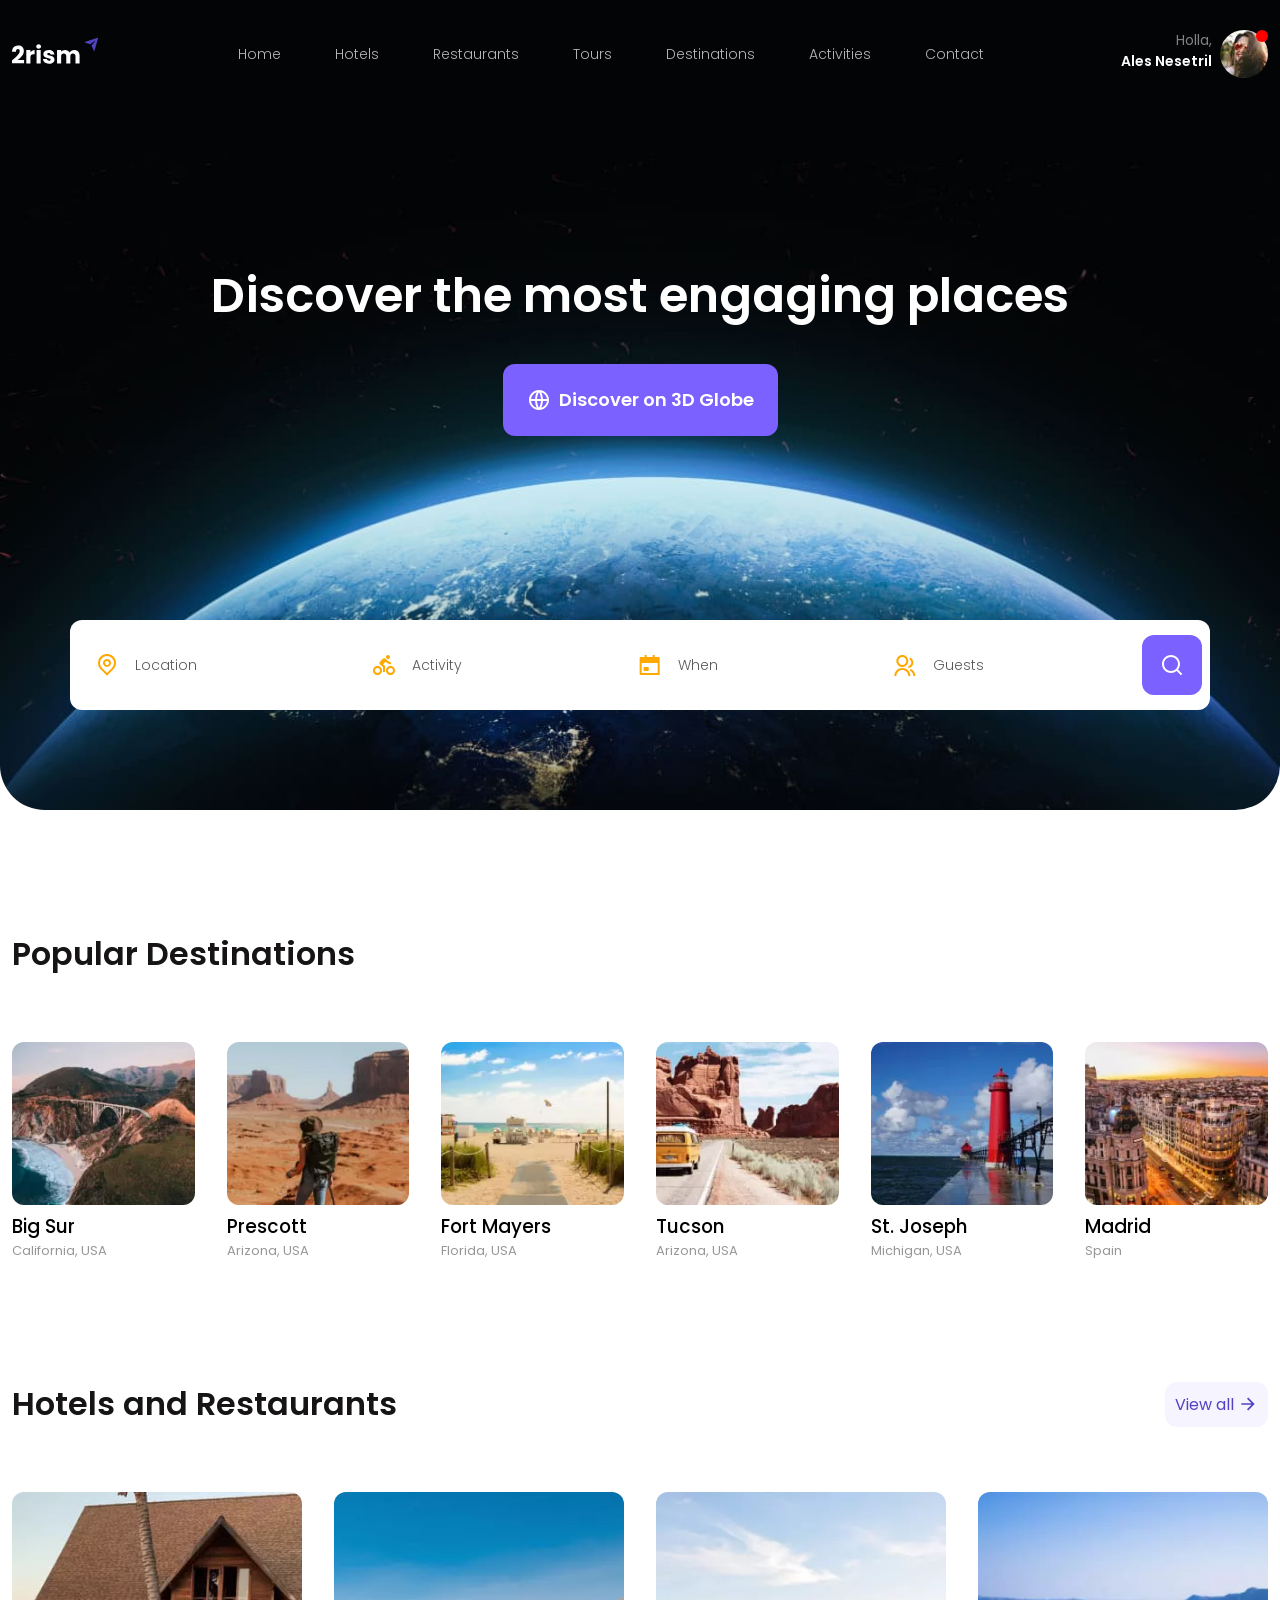
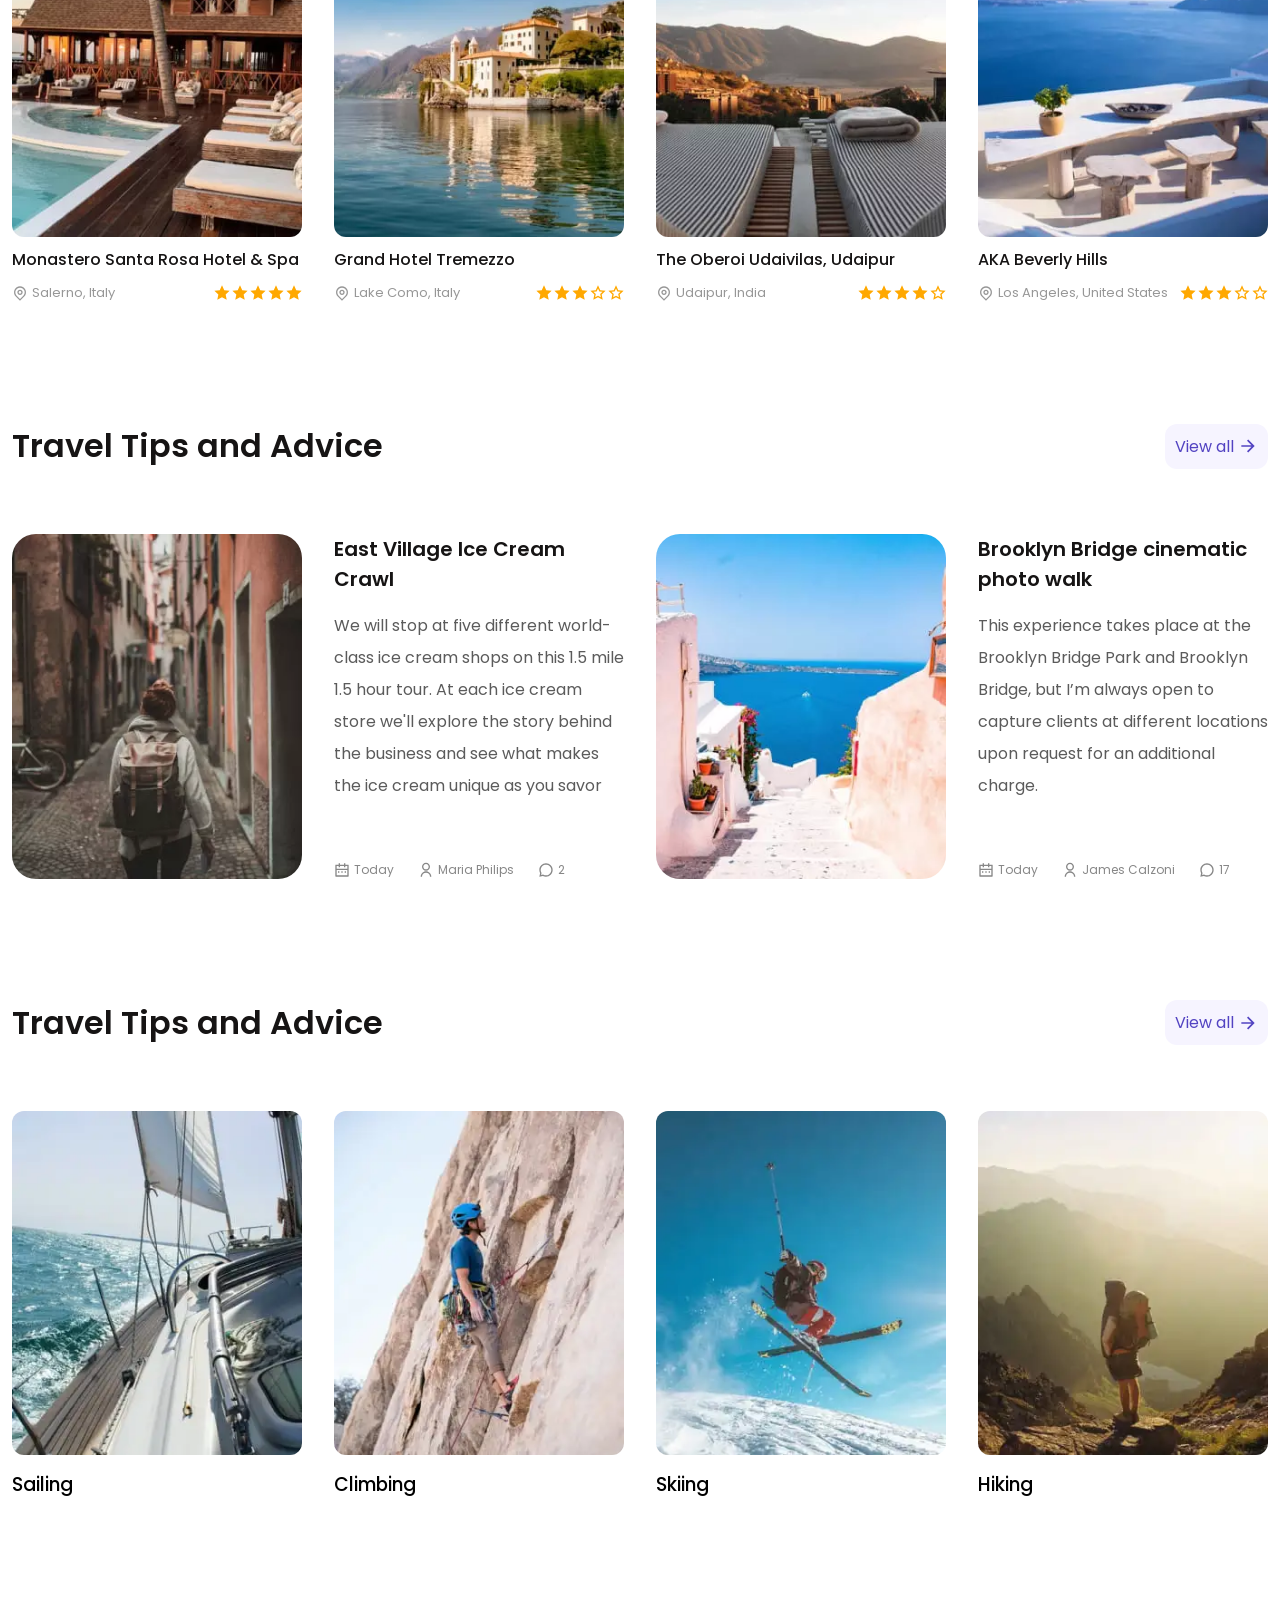
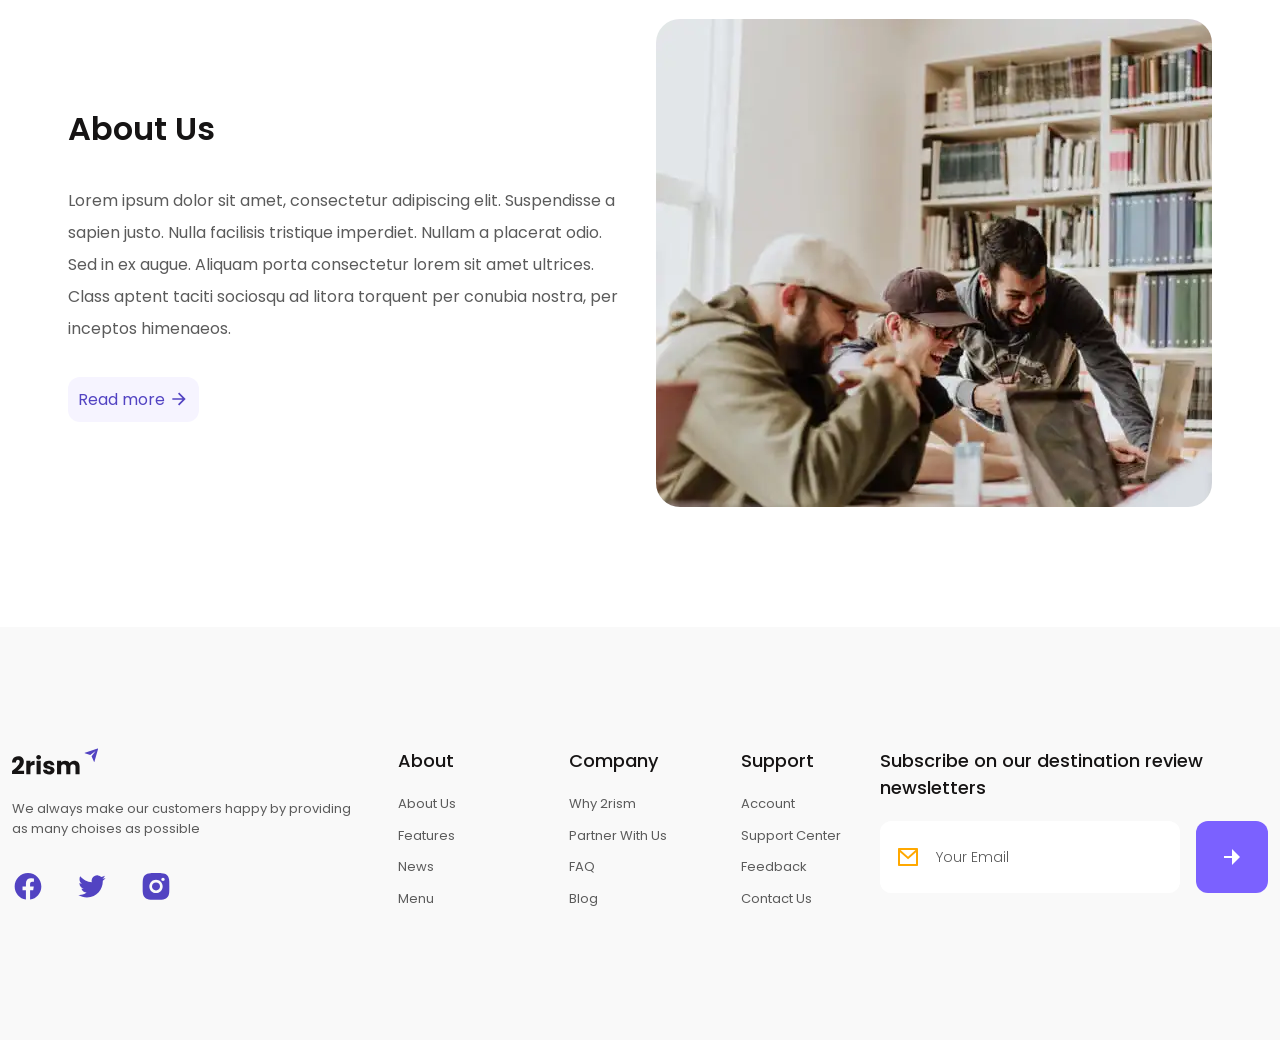
<file: index.html>
<!DOCTYPE html>
<html lang="en">
	<head>
		<meta charset="UTF-8" />
		<meta name="viewport" content="width=device-width, initial-scale=1.0" />
		<link rel="stylesheet" href="css/style.css" />
		<title>2rism</title>
	</head>
	<body>
		<div class="wrapper">
			<header class="header">
				<div class="container header__container">
					<div class="logo header__logo">
						<img src="icons/logo-header.svg" alt="" />
					</div>

					<nav class="menu header__menu">
						<ul class="menu__list">
							<li class="menu__item"><a href="">Home</a></li>
							<li class="menu__item"><a href="">Hotels</a></li>
							<li class="menu__item"><a href="">Restaurants</a></li>
							<li class="menu__item"><a href="">Tours</a></li>
							<li class="menu__item"><a href="">Destinations</a></li>
							<li class="menu__item"><a href="">Activities</a></li>
							<li class="menu__item"><a href="">Contact</a></li>
						</ul>
					</nav>

					<div class="user">
						<div class="user__greeting">
							<div class="user__hola">Holla,</div>
							<div class="user__name">Ales Nesetril</div>
						</div>
						<div class="user__info">
							<div class="user__avatar">
								<picture>
									<source srcset="img/header/user-avatar.webp" />
									<img src="img/header/user-avatar.jpg" alt="" />
								</picture>
							</div>
							<div class="user__online"></div>
						</div>
					</div>
				</div>
				<div class="burger header__burger">
					<span></span><span></span><span></span>
				</div>
			</header>
			<main class="content">
				<section class="discover">
					<div class="container">
						<div class="discover__body">
							<h1 class="discover__title">Discover the most engaging places</h1>
							<button class="button discover__button">
								Discover on 3D Globe
							</button>
						</div>
						<form action="" class="discover__form discover-form">
							<label
								for=""
								class="input discover-form__input discover-form__input_location">
								<input type="text" class="input__field" placeholder=" " />
								<div class="input__label">Location</div>
							</label>

							<label
								for=""
								class="input discover-form__input discover-form__input_activity">
								<input type="text" class="input__field" placeholder=" " />
								<div class="input__label">Activity</div>
							</label>

							<label
								for=""
								class="input discover-form__input discover-form__input_when">
								<input type="text" class="input__field" placeholder=" " />
								<div class="input__label">When</div>
							</label>

							<label
								for=""
								class="input discover-form__input discover-form__input_guests">
								<input type="text" class="input__field" placeholder=" " />
								<div class="input__label">Guests</div>
							</label>

							<button class="button discover-form__button">
								<span>Search</span>
							</button>
						</form>
					</div>
				</section>
				<section class="destinations">
					<div class="container">
						<h2 class="title destinations__title">Popular Destinations</h2>
						<div class="destinations__cards">
							<div class="destinations__card card-destinations">
								<div class="card-destinations__img">
									<picture>
										<source srcset="img/destinations/big-sur.webp" />
										<img src="img/destinations/big-sur.jpg" alt="big sur" />
									</picture>
								</div>
								<h3 class="card-destinations__title">Big Sur</h3>
								<div class="card-destinations__location">California, USA</div>
							</div>

							<div class="destinations__card card-destinations">
								<div class="card-destinations__img">
									<picture>
										<source srcset="img/destinations/prescott.webp" />
										<img src="img/destinations/prescott.jpg" alt="prescott" />
									</picture>
								</div>
								<h3 class="card-destinations__title">Prescott</h3>
								<div class="card-destinations__location">Arizona, USA</div>
							</div>

							<div class="destinations__card card-destinations">
								<div class="card-destinations__img">
									<picture>
										<source srcset="img/destinations/fort-mayers.webp" />
										<img
											src="img/destinations/fort-mayers.jpg"
											alt="fort-mayers" />
									</picture>
								</div>
								<h3 class="card-destinations__title">Fort Mayers</h3>
								<div class="card-destinations__location">Florida, USA</div>
							</div>

							<div class="destinations__card card-destinations">
								<div class="card-destinations__img">
									<picture>
										<source srcset="img/destinations/tucson.webp" />
										<img src="img/destinations/tucson.jpg" alt="tucson" />
									</picture>
								</div>
								<h3 class="card-destinations__title">Tucson</h3>
								<div class="card-destinations__location">Arizona, USA</div>
							</div>

							<div class="destinations__card card-destinations">
								<div class="card-destinations__img">
									<picture>
										<source srcset="img/destinations/st-joseph.webp" />
										<img src="img/destinations/st-joseph.jpg" alt="st-joseph" />
									</picture>
								</div>
								<h3 class="card-destinations__title">St. Joseph</h3>
								<div class="card-destinations__location">Michigan, USA</div>
							</div>

							<div class="destinations__card card-destinations">
								<div class="card-destinations__img">
									<picture>
										<source srcset="img/destinations/madrid.webp" />
										<img src="img/destinations/madrid.jpg" alt="madrid" />
									</picture>
								</div>
								<h3 class="card-destinations__title">Madrid</h3>
								<div class="card-destinations__location">Spain</div>
							</div>
						</div>
					</div>
				</section>
				<section class="hotels">
					<div class="container">
						<div class="hotels__header">
							<h2 class="title hotels__title">Hotels and Restaurants</h2>
							<button class="hotels__button more-button">View all</button>
						</div>

						<div class="hotels__cards">
							<div class="hotels__card card-hotels">
								<div class="card-hotels__img">
									<picture>
										<source srcset="img/hotels/monastero-santa.webp" />
										<img
											src="img/hotels/monastero-santa.jpg"
											alt="monastero-santa" />
									</picture>
								</div>
								<h3 class="card-hotels__title">
									Monastero Santa Rosa Hotel & Spa
								</h3>
								<div class="card-hotels__bottom">
									<div class="card-hotels__location">Salerno, Italy</div>
									<div class="card-hotels__star-rating">
										<img src="icons/star-rating-5.svg" alt="5 stars" />
									</div>
								</div>
							</div>

							<div class="hotels__card card-hotels">
								<div class="card-hotels__img">
									<picture>
										<source srcset="img/hotels/grand-hotel.webp" />
										<img src="img/hotels/grand-hotel.jpg" alt="grand-hotel" />
									</picture>
								</div>
								<h3 class="card-hotels__title">Grand Hotel Tremezzo</h3>
								<div class="card-hotels__bottom">
									<div class="card-hotels__location">Lake Como, Italy</div>
									<div class="card-hotels__star-rating">
										<img src="icons/star-rating-3.svg" alt="3 stars" />
									</div>
								</div>
							</div>

							<div class="hotels__card card-hotels">
								<div class="card-hotels__img">
									<picture>
										<source srcset="img/hotels/oberoi.webp" />
										<img src="img/hotels/oberoi.jpg" alt="oberoi" />
									</picture>
								</div>
								<h3 class="card-hotels__title">
									The Oberoi Udaivilas, Udaipur
								</h3>
								<div class="card-hotels__bottom">
									<div class="card-hotels__location">Udaipur, India</div>
									<div class="card-hotels__star-rating">
										<img src="icons/star-rating-4.svg" alt="4 stars" />
									</div>
								</div>
							</div>

							<div class="hotels__card card-hotels">
								<div class="card-hotels__img">
									<picture>
										<source srcset="img/hotels/beverly-hills.webp" />
										<img
											src="img/hotels/beverly-hills.jpg"
											alt="beverly-hills" />
									</picture>
								</div>
								<h3 class="card-hotels__title">AKA Beverly Hills</h3>
								<div class="card-hotels__bottom">
									<div class="card-hotels__location">
										Los Angeles, United States
									</div>
									<div class="card-hotels__star-rating">
										<img src="icons/star-rating-3.svg" alt="3 stars" />
									</div>
								</div>
							</div>
						</div>
					</div>
				</section>
				<section class="travel">
					<div class="container">
						<div class="travel__header">
							<h2 class="title travel__title">Travel Tips and Advice</h2>
							<button class="travel__button more-button">View all</button>
						</div>

						<div class="travel__cards">
							<div class="travel__card card-travel">
								<div class="card-travel__col">
									<div class="card-travel__img">
										<picture>
											<source srcset="img/travel/east-village.webp" />
											<img
												src="img/travel/east-village.jpg"
												alt="east-village" />
										</picture>
									</div>
								</div>

								<div class="card-travel__col">
									<div class="card-travel__body">
										<h3 class="card-travel__title">
											East Village Ice Cream Crawl
										</h3>

										<div class="card-travel__text">
											We will stop at five different world-class ice cream shops
											on this 1.5 mile 1.5 hour tour. At each ice cream store
											we'll explore the story behind the business and see what
											makes the ice cream unique as you savor every…
										</div>

										<div class="card-travel__bottom">
											<div class="card-travel__day">Today</div>

											<div class="card-travel__person">Maria Philips</div>

											<div class="card-travel__message">2</div>
										</div>
									</div>
								</div>
							</div>

							<div class="travel__card card-travel">
								<div class="card-travel__col">
									<div class="card-travel__img">
										<picture>
											<source srcset="img/travel/brooklyn-bridge.webp" />
											<img
												src="img/travel/brooklyn-bridge.jpg"
												alt="brooklyn-bridge" />
										</picture>
									</div>
								</div>

								<div class="card-travel__col">
									<div class="card-travel__body">
										<h3 class="card-travel__title">
											Brooklyn Bridge cinematic photo walk
										</h3>

										<div class="card-travel__text">
											This experience takes place at the Brooklyn Bridge Park
											and Brooklyn Bridge, but I’m always open to capture
											clients at different locations upon request for an
											additional charge.
										</div>

										<div class="card-travel__bottom">
											<div class="card-travel__day">Today</div>

											<div class="card-travel__person">James Calzoni</div>

											<div class="card-travel__message">17</div>
										</div>
									</div>
								</div>
							</div>
						</div>
					</div>
				</section>
				<section class="activities">
					<div class="container">
						<div class="activities__header">
							<h2 class="title activities__title">Travel Tips and Advice</h2>
							<button class="activities__button more-button">View all</button>
						</div>

						<div class="activities__cards">
							<div class="activities__card card-activities">
								<div class="card-activities__img">
									<picture>
										<source srcset="img/activities/sailing.webp" />
										<img src="img/activities/sailing.jpg" alt="sailing" />
									</picture>
								</div>

								<h3 class="card-activities__title">Sailing</h3>
							</div>

							<div class="activities__card card-activities">
								<div class="card-activities__img">
									<picture>
										<source srcset="img/activities/climbing.webp" />
										<img src="img/activities/climbing.jpg" alt="climbing" />
									</picture>
								</div>

								<h3 class="card-activities__title">Climbing</h3>
							</div>

							<div class="activities__card card-activities">
								<div class="card-activities__img">
									<picture>
										<source srcset="img/activities/skiing.webp" />
										<img src="img/activities/skiing.jpg" alt="skiing" />
									</picture>
								</div>

								<h3 class="card-activities__title">Skiing</h3>
							</div>

							<div class="activities__card card-activities">
								<div class="card-activities__img">
									<picture>
										<source srcset="img/activities/hiking.webp" />
										<img src="img/activities/hiking.jpg" alt="hiking" />
									</picture>
								</div>

								<h3 class="card-activities__title">Hiking</h3>
							</div>
						</div>
					</div>
				</section>
				<section class="about">
					<div class="container">
						<div class="about__row">
							<div class="about__col">
								<div class="about__body">
									<h2 class="title about__title">About Us</h2>

									<div class="about__text">
										Lorem ipsum dolor sit amet, consectetur adipiscing elit.
										Suspendisse a sapien justo. Nulla facilisis tristique
										imperdiet. Nullam a placerat odio. Sed in ex augue. Aliquam
										porta consectetur lorem sit amet ultrices. Class aptent
										taciti sociosqu ad litora torquent per conubia nostra, per
										inceptos himenaeos.
									</div>

									<button class="about__button more-button">Read more</button>
								</div>
							</div>
							<div class="about__col">
								<div class="about__img">
									<picture>
										<source srcset="img/about/about.webp" />
										<img src="img/about/about.jpg" alt="about-us" />
									</picture>
								</div>
							</div>
						</div>
					</div>
				</section>
			</main>
			<footer class="footer">
				<div class="container">
					<div class="footer__row">
						<div class="footer__col footer__socials socials">
							<div class="logo socials__logo">
								<img src="icons/logo-footer.svg" alt="logo" />
							</div>

							<div class="socials__text">
								We always make our customers happy by providing as many choises
								as possible
							</div>

							<div class="socials__links">
								<a href="" class="socials__link">
									<img src="icons/facebook.svg" alt="facebook" />
								</a>
								<a href="" class="socials__link">
									<img src="icons/twitter.svg" alt="twitter" />
								</a>
								<a href="" class="socials__link">
									<img src="icons/instagram.svg" alt="instagram" />
								</a>
							</div>
						</div>
						<div class="footer__col footer__links links-footer">
							<div class="links-footer__col">
								<h3 class="links-footer__title">About</h3>
								<ul class="links-footer__list">
									<li class="links-footer__item"><a href="">About Us</a></li>
									<li class="links-footer__item"><a href="">Features</a></li>
									<li class="links-footer__item"><a href="">News</a></li>
									<li class="links-footer__item"><a href="">Menu</a></li>
								</ul>
							</div>

							<div class="links-footer__col">
								<h3 class="links-footer__title">Company</h3>
								<ul class="links-footer__list">
									<li class="links-footer__item"><a href="">Why 2rism</a></li>
									<li class="links-footer__item">
										<a href="">Partner With Us</a>
									</li>
									<li class="links-footer__item"><a href="">FAQ</a></li>
									<li class="links-footer__item"><a href="">Blog</a></li>
								</ul>
							</div>

							<div class="links-footer__col">
								<h3 class="links-footer__title">Support</h3>
								<ul class="links-footer__list">
									<li class="links-footer__item"><a href="">Account</a></li>
									<li class="links-footer__item">
										<a href="">Support Center</a>
									</li>
									<li class="links-footer__item"><a href="">Feedback</a></li>
									<li class="links-footer__item">
										<a href="">Contact Us</a>
									</li>
								</ul>
							</div>
						</div>
						<div class="footer__col footer__subscribe subscribe">
							<h3 class="subscribe__title">
								Subscribe on our destination review newsletters
							</h3>
							<form action="" class="subscribe__form">
								<label for="" class="input">
									<input type="email" class="input__field" placeholder=" " />
									<div class="input__label">Your Email</div>
								</label>
								<button class="button subscribe__button">
									<!-- <img src="icons/arrow-right-2.svg" alt="arrow" /> -->
								</button>
							</form>
						</div>
					</div>
				</div>
			</footer>
		</div>

		<script src="js/script.js"></script>
	</body>
</html>
</file>
<file: css/style.css>
@font-face {
  font-family: "Poppins";
  src: local("Poppins-Light"), url("../fonts/Poppins-Light.woff2") format("woff2"), url("../fonts/Poppins-Light.woff") format("woff");
  font-weight: 300;
  font-style: normal;
  font-display: swap;
}
@font-face {
  font-family: "Poppins";
  src: local("Poppins-Regular"), url("../fonts/Poppins-Regular.woff2") format("woff2"), url("../fonts/Poppins-Regular.woff") format("woff");
  font-weight: 400;
  font-style: normal;
  font-display: swap;
}
@font-face {
  font-family: "Poppins";
  src: local("Poppins-Medium"), url("../fonts/Poppins-Medium.woff2") format("woff2"), url("../fonts/Poppins-Medium.woff") format("woff");
  font-weight: 500;
  font-style: normal;
  font-display: swap;
}
@font-face {
  font-family: "Poppins";
  src: local("Poppins-SemiBold"), url("../fonts/Poppins-SemiBold.woff2") format("woff2"), url("../fonts/Poppins-SemiBold.woff") format("woff");
  font-weight: 600;
  font-style: normal;
  font-display: swap;
}
* {
  margin: 0;
  padding: 0;
  border: none;
}

*, *::before, *::after {
  box-sizing: border-box;
}

ol, ul, li {
  list-style: none;
}

a {
  display: inline-block;
  text-decoration: none;
  color: inherit;
}

img {
  vertical-align: top;
}

input, textarea, button {
  font-family: inherit;
  font-size: inherit;
}

::ms-clear {
  display: none;
}

html, body {
  height: 100%;
}

body {
  font-family: "Poppins";
  font-size: 16px;
  line-height: 1.5;
}

.wrapper {
  min-height: 100%;
  display: flex;
  flex-direction: column;
  position: relative;
  overflow: hidden;
}

.content {
  flex: 1 1 auto;
}

.container {
  max-width: 1400px;
  padding: 0 12px;
  margin: 0 auto;
}
@media (max-width: 1199px) {
  .container {
    max-width: 992px;
    padding: 0;
  }
}
@media (max-width: 991px) {
  .container {
    max-width: 768px;
  }
}
@media (max-width: 767px) {
  .container {
    max-width: 576px;
    padding: 0 12px;
  }
}

.none {
  display: none;
}

.burger {
  display: none;
  width: 40px;
  height: 40px;
  position: fixed;
  z-index: 5;
}
.burger span {
  display: block;
  width: 100%;
  height: 4px;
  border-radius: 4px;
  background: #fff;
  box-shadow: #000 0 0 1px;
  position: absolute;
  top: 50%;
  transform: translateY(-50%);
  transition: 0.2s;
}
.burger span:nth-child(1) {
  top: 10px;
}
.burger span:nth-child(2) {
  opacity: 1;
}
.burger span:nth-child(3) {
  top: 30px;
}
.burger.active {
  display: block;
}
.burger.active span {
  box-shadow: none;
}
.burger.active span:nth-child(1) {
  top: 50%;
  transform: translateY(-50%) rotate(45deg);
}
.burger.active span:nth-child(2) {
  width: 0;
  opacity: 0;
}
.burger.active span:nth-child(3) {
  top: 50%;
  transform: translateY(-50%) rotate(-45deg);
}

.input {
  display: block;
  height: 72px;
  max-width: 300px;
  padding: 16px;
  border-radius: 12px;
  background: #fff;
  position: relative;
  display: flex;
  align-items: center;
}
.input__field {
  position: absolute;
  top: 0;
  left: 0;
  width: 100%;
  height: 100%;
  padding: 32px 16px 16px 56px;
  border-radius: 12px;
  font-weight: 500;
}
.input__label {
  position: relative;
  z-index: 2;
  font-size: 14px;
  font-weight: 300;
  line-height: 1.15;
  color: #5B5B5B;
  transition: 0.2s;
  pointer-events: none;
}
.input::before {
  content: "";
  width: 24px;
  height: 24px;
  margin-right: 16px;
  background-position: center;
  background-repeat: no-repeat;
  position: relative;
  z-index: 2;
}
.input__field:focus + .input__label {
  transform: translateY(-10px);
}
.input__field:not(:-moz-placeholder-shown) + .input__label {
  transform: translateY(-10px);
}
.input__field:not(:placeholder-shown) + .input__label {
  transform: translateY(-10px);
}
.input__field:not(:-ms-input-placeholder) + .input__label {
  transform: translateY(-10px);
}

.button {
  border-radius: 12px;
  background: #7B61FF;
  display: inline-flex;
  justify-content: center;
  align-items: center;
  font-size: 18px;
  line-height: 1.33;
  color: #fff;
  transition: 0.2s;
}
@media (min-width: 1200px) {
  .button:hover {
    background: #6647ff;
    cursor: pointer;
  }
}
.button::before {
  content: "";
  width: 24px;
  height: 24px;
  background-position: center;
  background-repeat: no-repeat;
}

.more-button {
  min-height: 44px;
  padding: 10px;
  border-radius: 12px;
  background: #F6F4FF;
  display: flex;
  justify-content: center;
  align-items: center;
  color: #5243C2;
  transition: 0.2s;
}
@media (min-width: 1200px) {
  .more-button:hover {
    background: #edebf7;
    cursor: pointer;
  }
}
.more-button::after {
  content: "";
  width: 20px;
  height: 20px;
  margin-left: 4px;
  background: url("../icons/arrow-right.svg") center no-repeat;
}

.title {
  font-size: 32px;
  font-weight: 600;
  color: #161414;
}

.header {
  width: 100%;
  font-size: 14px;
  position: absolute;
  top: 30px;
}
.header__container {
  display: flex;
  justify-content: space-between;
  align-items: center;
}
@media (max-width: 991px) {
  .header__container {
    padding-right: 60px;
  }
}
.header__burger {
  top: 34px;
  right: 10px;
}
@media (max-width: 991px) {
  .header__burger {
    display: block;
  }
}

.menu {
  font-weight: 300;
  color: rgba(255, 255, 255, 0.7);
}
@media (max-width: 991px) {
  .menu {
    width: 100vw;
    height: 100vh;
    background: #000;
    position: fixed;
    top: 0;
    right: 0;
    z-index: 4;
    transform: translateX(100%);
    transition: 0.2s;
  }
  .menu.active {
    transform: translateX(0);
  }
}
.menu__list {
  display: flex;
  justify-content: center;
}
@media (max-width: 991px) {
  .menu__list {
    height: 100%;
    flex-direction: column;
    align-items: center;
  }
}
@media (max-width: 991px) {
  .menu__item {
    font-size: 16px;
    font-weight: 400;
    color: #fff;
  }
}
.menu__item:not(:last-child) {
  margin-right: 54px;
}
@media (max-width: 1199px) {
  .menu__item:not(:last-child) {
    margin-right: 30px;
  }
}
@media (max-width: 991px) {
  .menu__item:not(:last-child) {
    margin-right: 0;
    margin-bottom: 40px;
  }
}
.menu__item a {
  transition: 0.2s;
}
@media (min-width: 1200px) {
  .menu__item a:hover {
    font-weight: 400;
    color: #fff;
  }
}

.user {
  display: flex;
}
.user__greeting {
  margin-right: 8px;
}
.user__hola {
  text-align: right;
  color: rgba(255, 255, 255, 0.5);
}
.user__name {
  font-weight: 600;
  color: #fff;
}
.user__info {
  position: relative;
}
.user__online {
  width: 12px;
  height: 12px;
  background: #FF0000;
  border-radius: 50%;
  position: absolute;
  top: 0;
  right: 0;
}
.user__avatar {
  width: 48px;
  height: 48px;
  border-radius: 50%;
  overflow: hidden;
}

.discover {
  padding: 260px 0 100px;
  border-radius: 0 0 3.5vw 3.5vw;
  background: #100c20 url("../img/discover/discover-bg.jpg") center center/cover no-repeat;
}
@media (max-width: 767px) {
  .discover {
    padding: 160px 0 60px;
  }
}
.discover__body {
  text-align: center;
  margin-bottom: 184px;
}
@media (max-width: 767px) {
  .discover__body {
    margin-bottom: 70px;
  }
}
.discover__title {
  margin-bottom: 32px;
  font-size: 48px;
  font-weight: 600;
  color: #fff;
}
@media (max-width: 575px) {
  .discover__title {
    font-size: 40px;
  }
}
@media (max-width: 359px) {
  .discover__title {
    font-size: 30px;
  }
}
.discover__button {
  padding: 24px;
  font-weight: 600;
}
.discover__button::before {
  margin-right: 8px;
  background-image: url(../icons/globe.svg);
}

.discover-form {
  display: flex;
  align-items: center;
  max-width: 1140px;
  padding: 8px;
  margin: 0 auto;
  border-radius: 12px;
  background: #fff;
}
@media (max-width: 767px) {
  .discover-form {
    flex-direction: column;
    max-width: 400px;
  }
}
.discover-form__button {
  width: 60px;
  height: 60px;
  flex: 0 0 60px;
}
@media (max-width: 767px) {
  .discover-form__button {
    width: auto;
    padding: 0 18px;
    margin-top: 10px;
  }
}
.discover-form__button::before {
  background-image: url("../icons/search.svg");
}
.discover-form__button span {
  display: none;
  margin-left: 8px;
}
@media (max-width: 767px) {
  .discover-form__button span {
    display: inline;
  }
}
.discover-form__input {
  flex: 1 1 auto;
  margin: 1px;
}
@media (max-width: 767px) {
  .discover-form__input {
    width: 100%;
    border-radius: 0;
    border-bottom: 1px solid #000;
  }
}
.discover-form__input_location::before {
  background-image: url("../icons/location.svg");
}
.discover-form__input_activity::before {
  background-image: url("../icons/activity.svg");
}
.discover-form__input_when::before {
  background-image: url("../icons/when.svg");
}
.discover-form__input_guests::before {
  background-image: url("../icons/guests.svg");
}

.destinations {
  padding-top: 120px;
}
@media (max-width: 991px) {
  .destinations {
    padding-top: 60px;
  }
}
.destinations__title {
  margin-bottom: 64px;
}
.destinations__cards {
  display: flex;
  justify-content: center;
  margin: -16px;
}
@media (max-width: 991px) {
  .destinations__cards {
    flex-wrap: wrap;
  }
}

.card-destinations {
  padding: 16px;
}
.card-destinations__img {
  max-width: 203px;
  border-radius: 12px;
  margin-bottom: 8px;
  overflow: hidden;
}
.card-destinations__img img {
  width: 100%;
}
.card-destinations__title {
  font-weight: 500;
}
.card-destinations__location {
  font-size: 13px;
  color: #979797;
}

.hotels {
  padding-top: 120px;
}
@media (max-width: 991px) {
  .hotels {
    padding-top: 60px;
  }
}
.hotels__header {
  display: flex;
  justify-content: space-between;
  align-items: center;
  margin-bottom: 64px;
}
@media (max-width: 575px) {
  .hotels__header {
    flex-wrap: wrap;
  }
}
.hotels__cards {
  display: flex;
  justify-content: center;
  margin: -16px;
}
@media (max-width: 1199px) {
  .hotels__cards {
    flex-wrap: wrap;
  }
}

.card-hotels {
  padding: 16px;
  position: relative;
}
.card-hotels__img {
  max-width: 320px;
  border-radius: 12px;
  overflow: hidden;
  margin-bottom: 46px;
}
.card-hotels__img img {
  width: 100%;
}
.card-hotels__title {
  max-width: 90%;
  margin-bottom: 14px;
  font-size: 16px;
  font-weight: 500;
  color: #161414;
  white-space: nowrap;
  overflow: hidden;
  text-overflow: ellipsis;
  position: absolute;
  bottom: 32px;
}
.card-hotels__bottom {
  display: flex;
  justify-content: space-between;
  align-items: center;
}
.card-hotels__location {
  font-size: 13px;
  color: #979797;
  display: flex;
  align-items: center;
}
.card-hotels__location::before {
  content: "";
  display: block;
  width: 16px;
  height: 16px;
  margin-right: 4px;
  background: url("../icons/location-gray.svg") center no-repeat;
}
.card-hotels__star-rating {
  display: flex;
  align-items: center;
}

.travel {
  padding-top: 120px;
}
@media (max-width: 991px) {
  .travel {
    padding-top: 60px;
  }
}
.travel__header {
  display: flex;
  justify-content: space-between;
  align-items: center;
  margin-bottom: 64px;
  flex-wrap: wrap;
}
.travel__cards {
  display: flex;
  justify-content: center;
  margin: -16px;
}
@media (max-width: 1199px) {
  .travel__cards {
    flex-wrap: wrap;
  }
}

.card-travel {
  display: flex;
  justify-content: center;
  padding: 16px;
  margin: -16px;
}
@media (max-width: 575px) {
  .card-travel {
    flex-wrap: wrap;
  }
}
.card-travel__col {
  box-sizing: content-box;
  flex: 1 1 320px;
  max-width: 320px;
  padding: 16px;
}
.card-travel__img {
  border-radius: 24px;
  overflow: hidden;
}
.card-travel__img img {
  width: 100%;
}
.card-travel__body {
  height: 100%;
  position: relative;
  padding-bottom: 35px;
}
.card-travel__title {
  margin-bottom: 16px;
  font-size: 20px;
  font-weight: 600;
  color: #161414;
}
.card-travel__text {
  line-height: 2;
  color: #5B5B5B;
  max-height: 200px;
  overflow: auto;
}
@media (max-width: 575px) {
  .card-travel__text {
    max-height: none;
  }
}
.card-travel__bottom {
  width: 100%;
  display: flex;
  align-items: center;
  font-size: 12px;
  color: #878787;
  position: absolute;
  bottom: 0;
  left: 0;
}
.card-travel__bottom > * {
  display: flex;
  align-items: center;
}
.card-travel__bottom > *::before {
  content: "";
  display: block;
  width: 16px;
  height: 16px;
  margin-right: 4px;
  background-position: center;
  background-repeat: no-repeat;
}
.card-travel__bottom > *:not(:last-child) {
  margin-right: 24px;
}
.card-travel__day::before {
  background-image: url("../icons/today.svg");
}
.card-travel__person::before {
  background-image: url("../icons/person.svg");
}
.card-travel__message::before {
  background-image: url("../icons/message.svg");
}

.activities {
  padding-top: 120px;
}
@media (max-width: 991px) {
  .activities {
    padding-top: 60px;
  }
}
.activities__header {
  display: flex;
  justify-content: space-between;
  align-items: center;
  margin-bottom: 64px;
  flex-wrap: wrap;
}
.activities__cards {
  display: flex;
  justify-content: center;
  margin: -16px;
}
@media (max-width: 1199px) {
  .activities__cards {
    flex-wrap: wrap;
  }
}

.card-activities {
  box-sizing: content-box;
  max-width: 320px;
  padding: 16px;
}
.card-activities__img {
  margin-bottom: 16px;
  border-radius: 12px;
  overflow: hidden;
}
.card-activities__img img {
  width: 100%;
}
.card-activities__title {
  font-weight: 500;
}

.about {
  padding: 120px 0 120px;
}
@media (max-width: 991px) {
  .about {
    padding: 60px 0 60px;
  }
}
.about__row {
  display: flex;
  justify-content: center;
  align-items: center;
  margin: -16px;
}
@media (max-width: 991px) {
  .about__row {
    flex-wrap: wrap;
  }
}
.about__col {
  box-sizing: content-box;
  max-width: 556px;
  padding: 16px;
  flex: 1 1 556px;
}
.about__title {
  margin-bottom: 32px;
}
.about__text {
  margin-bottom: 32px;
  line-height: 2;
  color: #5B5B5B;
}
.about__img {
  border-radius: 24px;
  overflow: hidden;
}
.about__img img {
  width: 100%;
}

.footer {
  padding: 120px 0 120px;
  background: #F9F9F9;
}
@media (max-width: 991px) {
  .footer {
    padding: 60px 0 60px;
  }
}
.footer__row {
  display: flex;
  justify-content: space-between;
  align-items: flex-start;
}
@media (max-width: 991px) {
  .footer__row {
    flex-direction: column;
    align-items: center;
  }
}
@media (max-width: 991px) {
  .footer__col:not(.footer__links) {
    margin-bottom: 64px;
  }
}
.footer__socials {
  max-width: 354px;
}
.footer__links {
  max-width: 505px;
  margin: 0 32px;
}
@media (max-width: 991px) {
  .footer__links {
    margin: 0;
    order: 2;
  }
}
.footer__subscribe {
  max-width: 388px;
}

.socials__logo {
  margin-bottom: 16px;
}
.socials__text {
  margin-bottom: 32px;
  font-size: 13px;
  color: #5B5B5B;
}
.socials__links {
  display: flex;
}
.socials__link {
  width: 32px;
  height: 32px;
  display: flex;
  justify-content: center;
  align-items: center;
}
.socials__link:not(:last-child) {
  margin-right: 32px;
}

.links-footer {
  display: flex;
  flex: 1 1 auto;
}
@media (max-width: 575px) {
  .links-footer {
    flex-direction: column;
  }
}
.links-footer__col {
  flex: 1 1 1px;
}
.links-footer__col:not(:last-child) {
  margin-right: 64px;
}
@media (max-width: 575px) {
  .links-footer__col:not(:last-child) {
    margin-right: 0;
    margin-bottom: 32px;
  }
}
.links-footer__title {
  margin-bottom: 20px;
  font-size: 18px;
  font-weight: 500;
  color: #161414;
}
.links-footer__item {
  margin-bottom: 12px;
  font-size: 13px;
  white-space: nowrap;
  color: #5B5B5B;
}

.subscribe {
  max-width: 388px;
}
.subscribe__title {
  margin-bottom: 20px;
  font-size: 18px;
  font-weight: 500;
  color: #161414;
}
.subscribe__form {
  width: 100%;
  display: flex;
}
.subscribe__button {
  width: 72px;
  height: 72px;
  flex: 0 0 72px;
}
.subscribe__button::before {
  background-image: url("../icons/arrow-right-2.svg");
}
.subscribe .input {
  flex: 1 1 auto;
  margin-right: 16px;
}
@media (max-width: 1199px) {
  .subscribe .input {
    margin-right: 2px;
  }
}
.subscribe .input::before {
  background-image: url(../icons/mail.svg);
}/*# sourceMappingURL=style.css.map */
</file>
